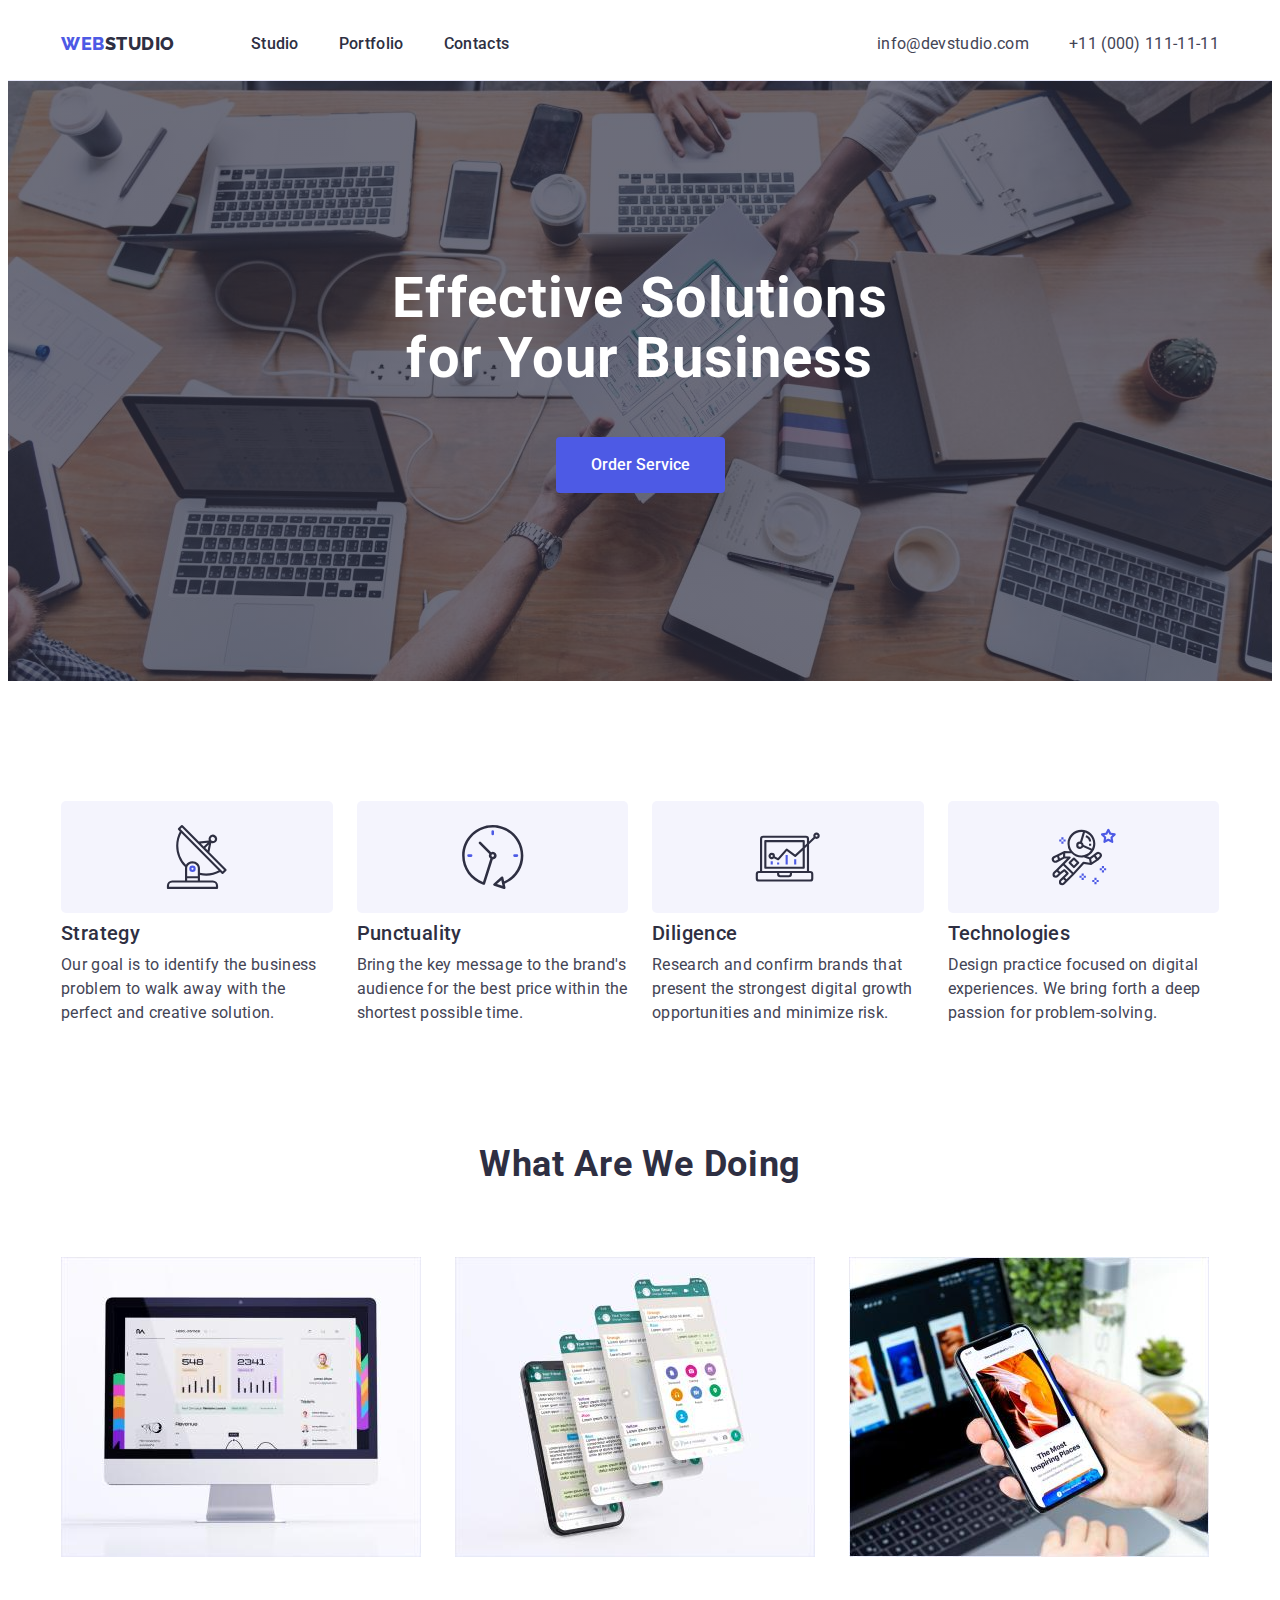
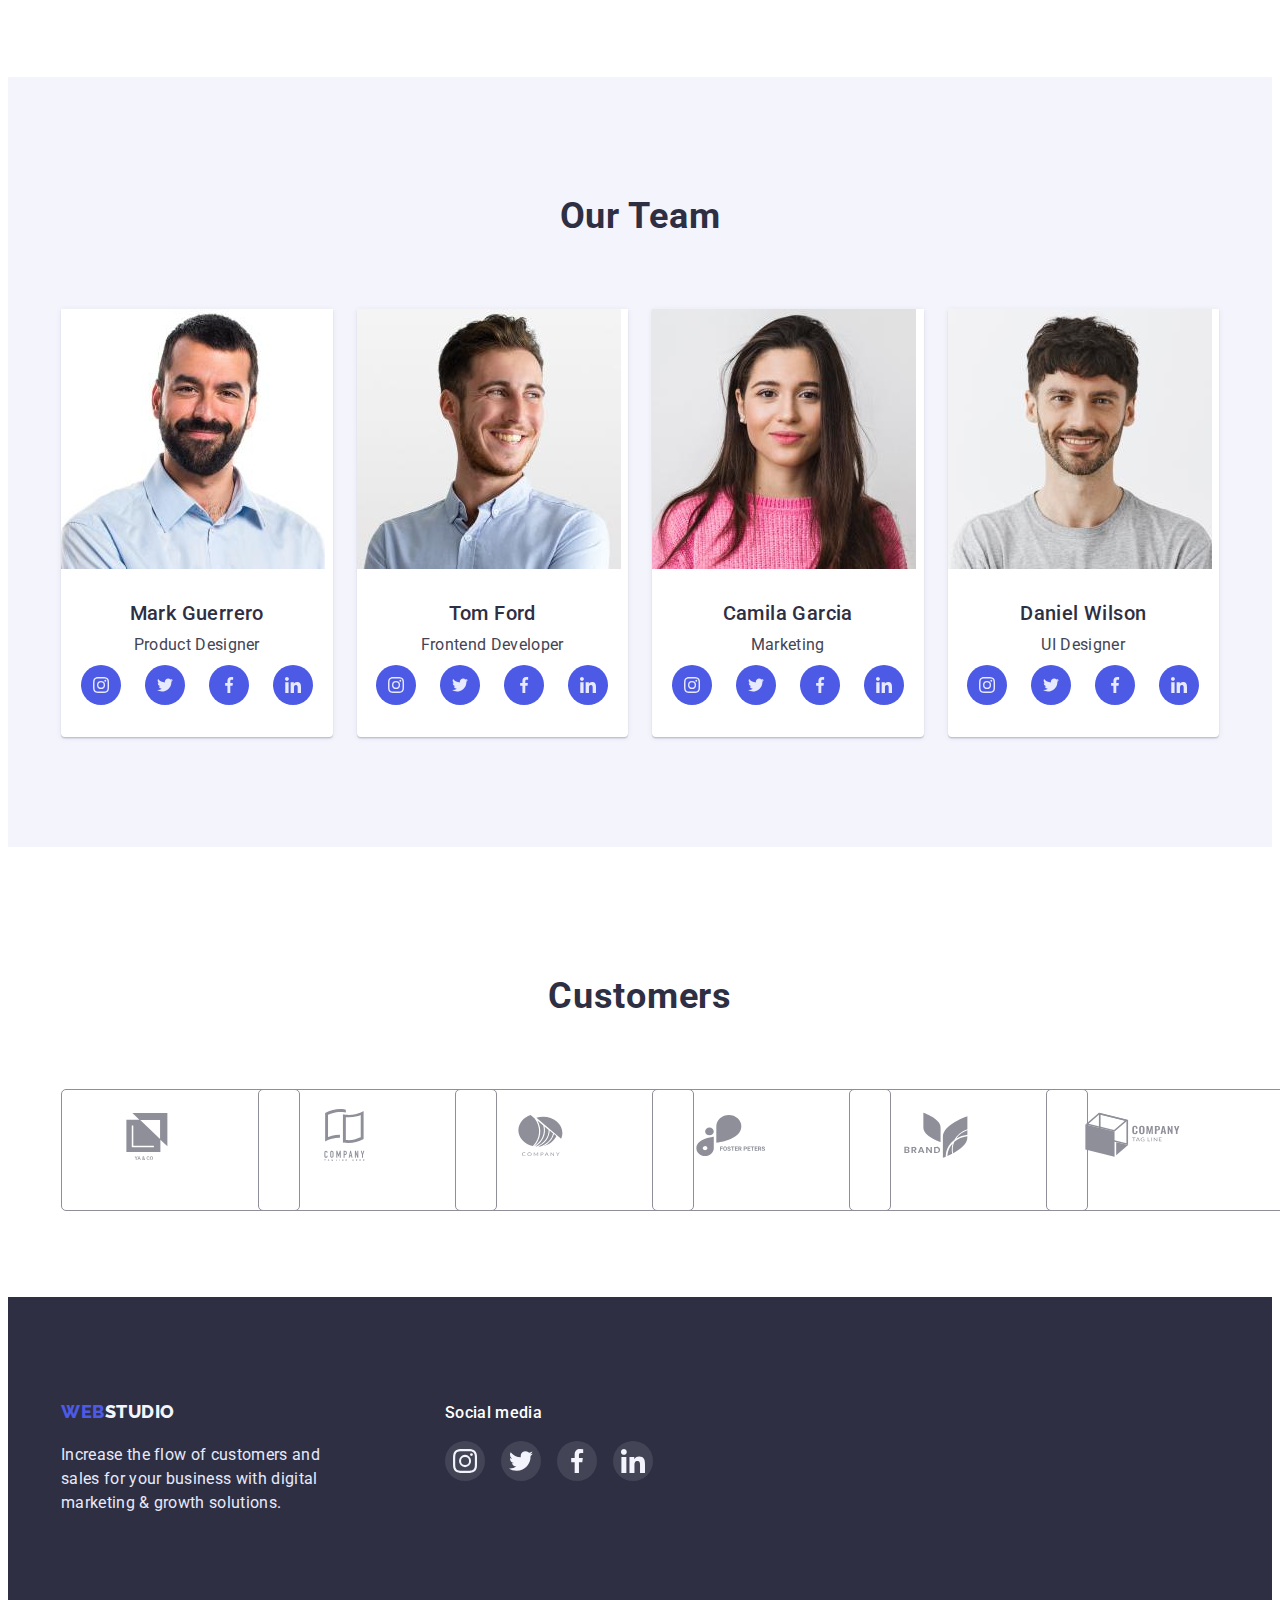
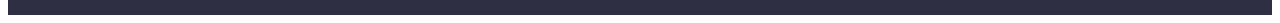
<file: index.html>
<!DOCTYPE html>
<html lang="en">
  <head>
    <meta charset="UTF-8" />
    <meta http-equiv="X-UA-Compatible" content="IE=edge" />
    <meta name="viewport" content="width=device-width, initial-scale=1.0" />
    <title>Webstudio</title>
    <link href="https://fonts.googleapis.com/css2?family=Raleway:wght@800&family=Roboto:wght@400;500;700;900&display=swap" 
    rel="stylesheet"/>
    <link rel="stylesheet" href="https://cdnjs.cloudflare.com/ajax/libs/modern-normalize/1.1.0/modern-normalize.min.css" 
    integrity="sha512-wpPYUAdjBVSE4KJnH1VR1HeZfpl1ub8YT/NKx4PuQ5NmX2tKuGu6U/JRp5y+Y8XG2tV+wKQpNHVUX03MfMFn9Q==" 
    crossorigin="anonymous" 
    referrerpolicy="no-referrer" 
    />
    <link rel="stylesheet" href="./css/styles.css">
  </head>
  <body>
    <header class="page-header">
      <div class="container header-container">
        <nav class="wrap-header">
          <a href="./index.html" class="logo-header link"><span class="accent">Web</span>Studio</a>
          <ul class="site-nav wrap-header dots">
            <li><a href="./index.html" class="nav-link link">Studio</a></li>
            <li><a href="./portfolio.html" class="nav-link link">Portfolio</a></li>
            <li><a href="" class="nav-link link">Contacts</a></li>
          </ul>
        </nav>
        <address class="address">
          <ul class="wrap-adress dots">
              <li><a href="mailto:info@devstudio.com" class="contact-link link">info@devstudio.com</a></li>
              <li><a href="tel:+110001111111" class="contact-link link">+11 (000) 111-11-11</a></li>
          </ul>
        </address>
      </div>
    </header>
    <main>
      <section class="block">
        <div class="container block-text">
          <h1 class="block-title">Effective Solutions for Your Business</h1>
          <button type="button" class="button">Order Service</button>
        </div>
      </section>
      <section class="block-specifics">
        <div class="container">
          <h2 class="visually-hidden">specifics</h2>
            <ul class="wrap-specifics dots">
              <li class="specifics-card">
                <div class="specifics-visual">
                  <svg class="specifics-icon" width="644" height="64">
                    <use href="./images/icons.svg#icon-antenna"></use>
                  </svg>
                </div>
                <h3 class="title-specifics">Strategy</h3>
                <p class="text-specifics">
                    Our goal is to identify the business
                    problem to walk away with the perfect and creative solution. 
                </p>
              </li>
              <li class="specifics-card">
                <div class="specifics-visual">
                  <svg class="specifics-icon" width="644" height="64">
                    <use href="./images/icons.svg#icon-clock"></use>
                  </svg>
                </div>
                <h3 class="title-specifics">Punctuality</h3>
                <p class="text-specifics">
                    Bring the key message to the brand's audience for the best price within the shortest possible time.
                </p>
              </li>
              <li class="specifics-card">
                <div class="specifics-visual">
                  <svg class="specifics-icon" width="644" height="64">
                    <use href="./images/icons.svg#icon-diagram"></use>
                  </svg>
                </div>
                <h3 class="title-specifics">Diligence</h3>
                <p class="text-specifics">
                    Research and confirm brands that present the strongest digital growth opportunities and minimize risk.
                </p>
              </li>
              <li class="specifics-card">
                <div class="specifics-visual">
                  <svg class="specifics-icon" width="644" height="64">
                    <use href="./images/icons.svg#icon-astronaut"></use>
                  </svg>
                </div>
                <h3 class="title-specifics">Technologies</h3>
                <p class="text-specifics">
                    Design practice focused on digital experiences. We bring forth a deep passion for problem-solving.
                </p>
              </li>
            </ul>
        </div>
      </section>
      <section class="block-specifics photos">
        <div class="container">
          <h2 class="title-section">What are we doing</h2>
            <ul class="wrap-photos dots">
              <li class="item-photos">
                <img
                  src="./images/img1.jpg"
                  alt="Foto 1"
                  width="360"
                />
              </li>
              <li class="item-photos">
                <img
                  src="./images/img2.jpg"
                  alt="Foto 2"
                  width="360"
                />
              </li>
              <li class="item-photos">
                <img
                  src="./images/img3.jpg"
                  alt="Foto 3"
                  width="360"
                />
              </li>
            </ul>
        </div>
      </section>
      <section class="team">
        <div class="container">
          <h2 class="title-section">Our Team</h2>
            <ul class="wrap-team dots">
              <li class="team-card">
                <img
                  src="./images/imga.jpg"
                  alt="Foto Mark Guerrero"
                  width="264"
                />
                <div class="card-content">
                  <h3 class="title-team">Mark Guerrero</h3>
                  <p class="text-team">Product Designer</p>
                  <ul class="team-soc-list list dots">
                    <li class="team-soc-item">
                     <a class="team-soc-link link" href="">
                        <svg class="team-soc-icon" wigth="16" height="16">
                          <use href="./images/icons.svg#icon-instagramteam">
                          </use>
                        </svg>
                      </a>
                    </li>
                    <li class="team-soc-item">
                     <a class="team-soc-link link" href="">
                        <svg class="team-soc-icon" wigth="16" height="16">
                          <use href="./images/icons.svg#icon-twitterteam">
                          </use>
                        </svg>
                      </a>
                    </li>
                    <li class="team-soc-item">
                     <a class="team-soc-link link" href="">
                        <svg class="team-soc-icon" wigth="16" height="16">
                          <use href="./images/icons.svg#icon-facebookteam">
                          </use>
                        </svg>
                      </a>
                    </li>
                    <li class="team-soc-item">
                     <a class="team-soc-link link" href="">
                        <svg class="team-soc-icon" wigth="16" height="16">
                          <use href="./images/icons.svg#icon-linkedinteam">
                          </use>
                        </svg>
                      </a>
                    </li>
                  </ul>
                </div>
              </li>
              <li class="team-card">
                <img
                  src="./images/imgb.jpg"
                  alt="Foto Tom Ford"
                  width="264"
                />
                <div class="card-content">
                  <h3 class="title-team">Tom Ford</h3>
                  <p class="text-team">Frontend Developer</p>
                  <ul class="team-soc-list list dots">
                    <li class="team-soc-item">
                     <a class="team-soc-link link" href="">
                        <svg class="team-soc-icon" wigth="16" height="16">
                          <use href="./images/icons.svg#icon-instagramteam">
                          </use>
                        </svg>
                      </a>
                    </li>
                    <li class="team-soc-item">
                     <a class="team-soc-link link" href="">
                        <svg class="team-soc-icon" wigth="16" height="16">
                          <use href="./images/icons.svg#icon-twitterteam">
                          </use>
                        </svg>
                      </a>
                    </li>
                    <li class="team-soc-item">
                     <a class="team-soc-link link" href="">
                        <svg class="team-soc-icon" wigth="16" height="16">
                          <use href="./images/icons.svg#icon-facebookteam">
                          </use>
                        </svg>
                      </a>
                    </li>
                    <li class="team-soc-item">
                     <a class="team-soc-link link" href="">
                        <svg class="team-soc-icon" wigth="16" height="16">
                          <use href="./images/icons.svg#icon-linkedinteam">
                          </use>
                        </svg>
                      </a>
                    </li>
                  </ul>
                </div>
              </li>
              <li class="team-card">
                <img
                  src="./images/imgc.jpg"
                  alt="Foto Camila Garcia"
                  width="264"
                />
                <div class="card-content">
                  <h3 class="title-team">Camila Garcia</h3>
                  <p class="text-team">Marketing</p>
                  <ul class="team-soc-list list dots">
                    <li class="team-soc-item">
                     <a class="team-soc-link link" href="">
                        <svg class="team-soc-icon" wigth="16" height="16">
                          <use href="./images/icons.svg#icon-instagramteam">
                          </use>
                        </svg>
                      </a>
                    </li>
                    <li class="team-soc-item">
                     <a class="team-soc-link link" href="">
                        <svg class="team-soc-icon" wigth="16" height="16">
                          <use href="./images/icons.svg#icon-twitterteam">
                          </use>
                        </svg>
                      </a>
                    </li>
                    <li class="team-soc-item">
                     <a class="team-soc-link link" href="">
                        <svg class="team-soc-icon" wigth="16" height="16">
                          <use href="./images/icons.svg#icon-facebookteam">
                          </use>
                        </svg>
                      </a>
                    </li>
                    <li class="team-soc-item">
                     <a class="team-soc-link link" href="">
                        <svg class="team-soc-icon" wigth="16" height="16">
                          <use href="./images/icons.svg#icon-linkedinteam">
                          </use>
                        </svg>
                      </a>
                    </li>
                  </ul>
                </div>
              </li>
              <li class="team-card">
                <img
                  src="./images/imgd.jpg"
                  alt="Foto Daniel Wilson"
                  width="264"
                />
                <div class="card-content">
                  <h3 class="title-team">Daniel Wilson</h3>
                  <p class="text-team">UI Designer</p>
                  <ul class="team-soc-list list dots">
                    <li class="team-soc-item">
                     <a class="team-soc-link link" href="">
                        <svg class="team-soc-icon" wigth="16" height="16">
                          <use href="./images/icons.svg#icon-instagramteam">
                          </use>
                        </svg>
                      </a>
                    </li>
                    <li class="team-soc-item">
                     <a class="team-soc-link link" href="">
                        <svg class="team-soc-icon" wigth="16" height="16">
                          <use href="./images/icons.svg#icon-twitterteam">
                          </use>
                        </svg>
                      </a>
                    </li>
                    <li class="team-soc-item">
                     <a class="team-soc-link link" href="">
                        <svg class="team-soc-icon" wigth="16" height="16">
                          <use href="./images/icons.svg#icon-facebookteam">
                          </use>
                        </svg>
                      </a>
                    </li>
                    <li class="team-soc-item">
                     <a class="team-soc-link link" href="">
                        <svg class="team-soc-icon" wigth="16" height="16">
                          <use href="./images/icons.svg#icon-linkedinteam">
                          </use>
                        </svg>
                      </a>
                    </li>
                  </ul>
                </div>
              </li>
            </ul>
        </div>
      </section>
      <section class="customers">
        <div class="container">
          <h2 class="title-section">Customers</h2>
          <ul class="customers-list list dots">
            <li class="customers-item">
              <a class="customers-link link" href>
                <svg class="customers-icon" width="104" height="56">
                  <use href="./images/icons.svg#icon-logo"></use>
                </svg>
              </a>
            </li>
            <li class="customers-item">
              <a class="customers-link link" href>
                <svg class="customers-icon" width="104" height="56">
                  <use href="./images/icons.svg#icon-logo-1"></use>
                </svg>
              </a>
            </li>
            <li class="customers-item">
              <a class="customers-link link" href>
                <svg class="customers-icon" width="104" height="56">
                  <use href="./images/icons.svg#icon-logo-2"></use>
                </svg>
              </a>
            </li>
            <li class="customers-item">
              <a class="customers-link link" href>
                <svg class="customers-icon" width="104" height="56">
                  <use href="./images/icons.svg#icon-logo-3"></use>
                </svg>
              </a>
            </li>
            <li class="customers-item">
              <a class="customers-link link" href>
                <svg class="customers-icon" width="104" height="56">
                  <use href="./images/icons.svg#icon-logo-4"></use>
                </svg>
              </a>
            </li>
            <li class="customers-item">
              <a class="customers-link link" href>
                <svg class="customers-icon" width="104" height="56">
                  <use href="./images/icons.svg#icon-logo-5"></use>
                </svg>
              </a>
            </li>
          </ul>
        </div>
      </section>
    </main>
    <footer class="page-footer">
      <div class="container footer-container">
        <div class="footer-logo">
          <a href="./index.html" class="logo-footer link"><span class="accent">Web</span>Studio</a>
          <p class="text-footer">
            Increase the flow of customers and sales for your business with digital marketing & growth solutions.
          </p>
        </div>
          <div class="footer-soc-contacts">
          <p class="footer-soc-header">Social media</p>
          <ul class="footer-soc-list list dots">
            <li class="footer-soc-item">
              <a class="footer-soc-link link" href="">
                <svg class="footer-soc-icon" wigth="24" height="24">
                  <use href="./images/icons.svg#icon-instagramteam">
                  </use>
                </svg>
              </a>
            </li>
            <li class="footer-soc-item">
              <a class="footer-soc-link link" href="">
                <svg class="footer-soc-icon" wigth="24" height="24">
                  <use href="./images/icons.svg#icon-twitterteam">
                  </use>
                </svg>
              </a>
            </li>
            <li class="footer-soc-item">
              <a class="footer-soc-link link" href="">
                <svg class="footer-soc-icon" wigth="24" height="24">
                  <use href="./images/icons.svg#icon-facebookteam">
                  </use>
                </svg>
              </a>
            </li>
            <li class="footer-soc-item">
              <a class="footer-soc-link link" href="">
                <svg class="footer-soc-icon" wigth="24" height="24">
                  <use href="./images/icons.svg#icon-linkedinteam">
                  </use>
                </svg>
              </a>
            </li>
          </ul>
          </div>
      </div>
    </footer>
  </body>
</html>
</file>
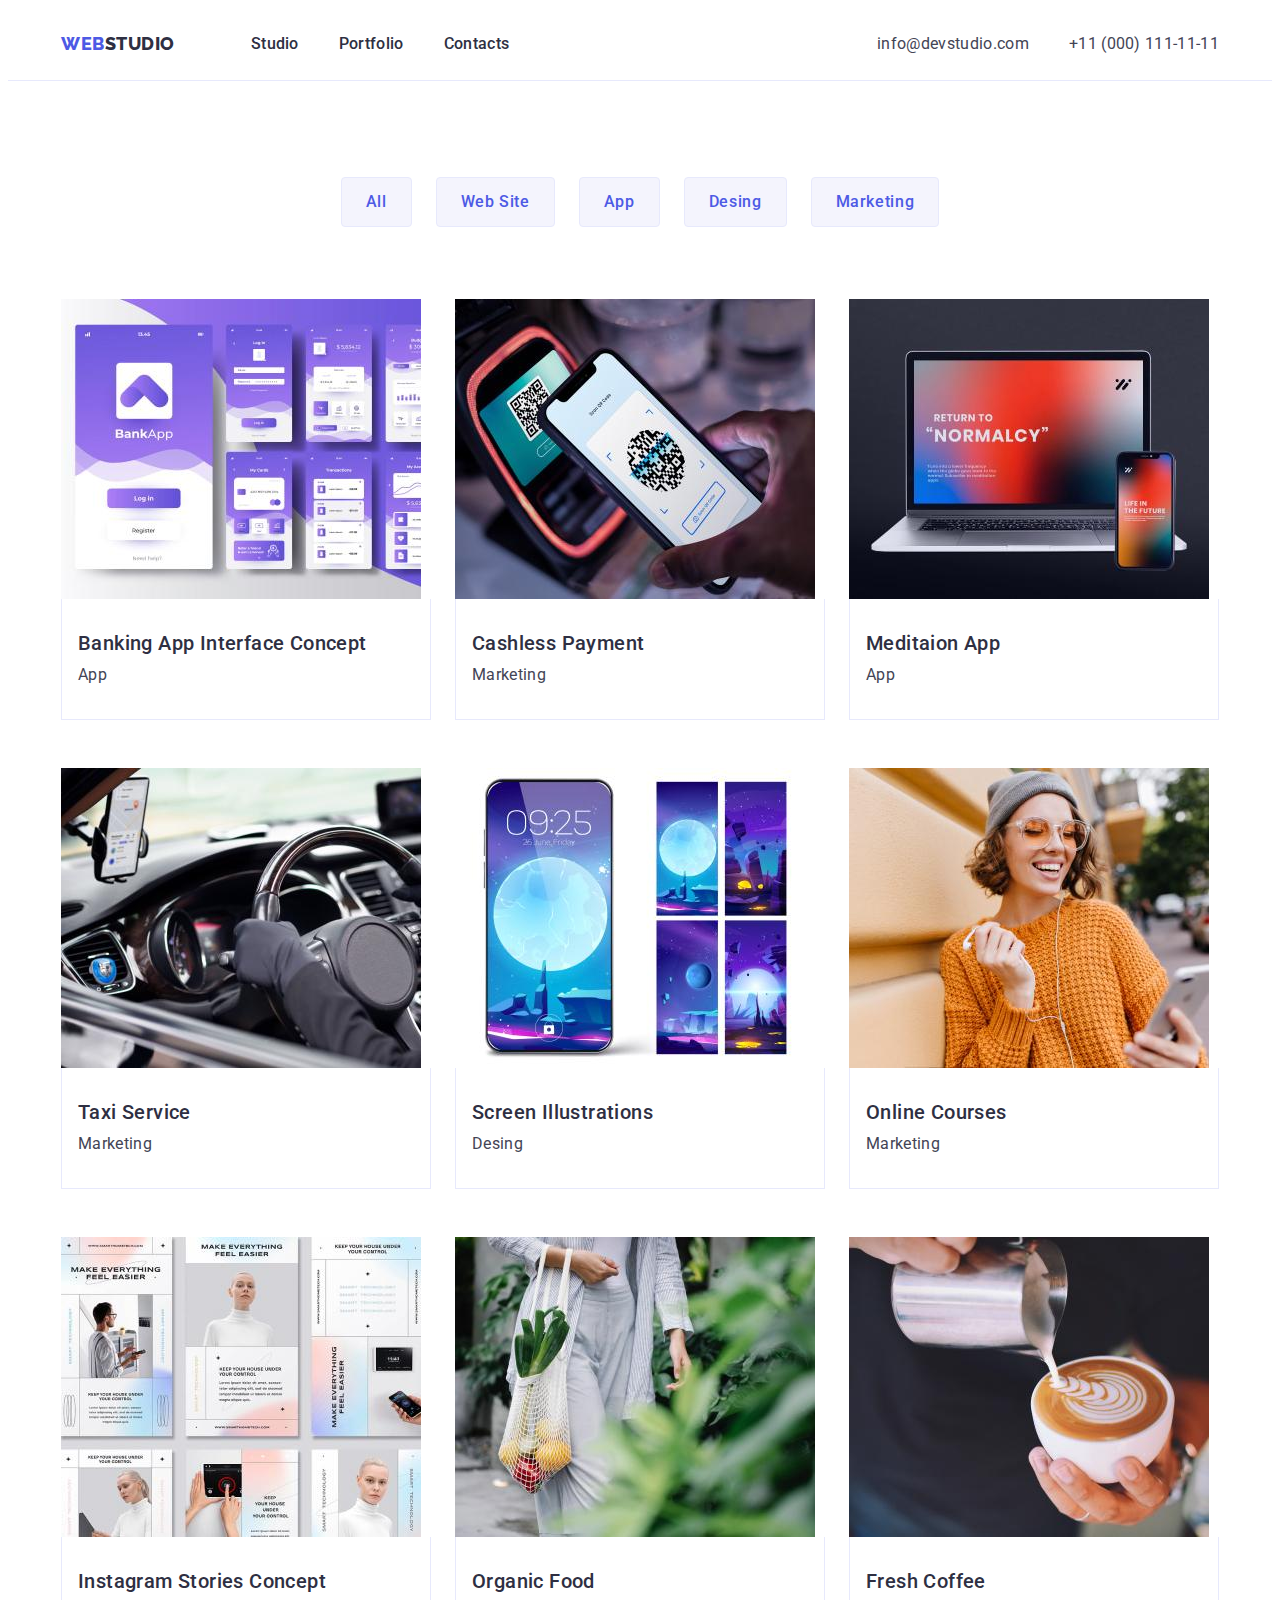
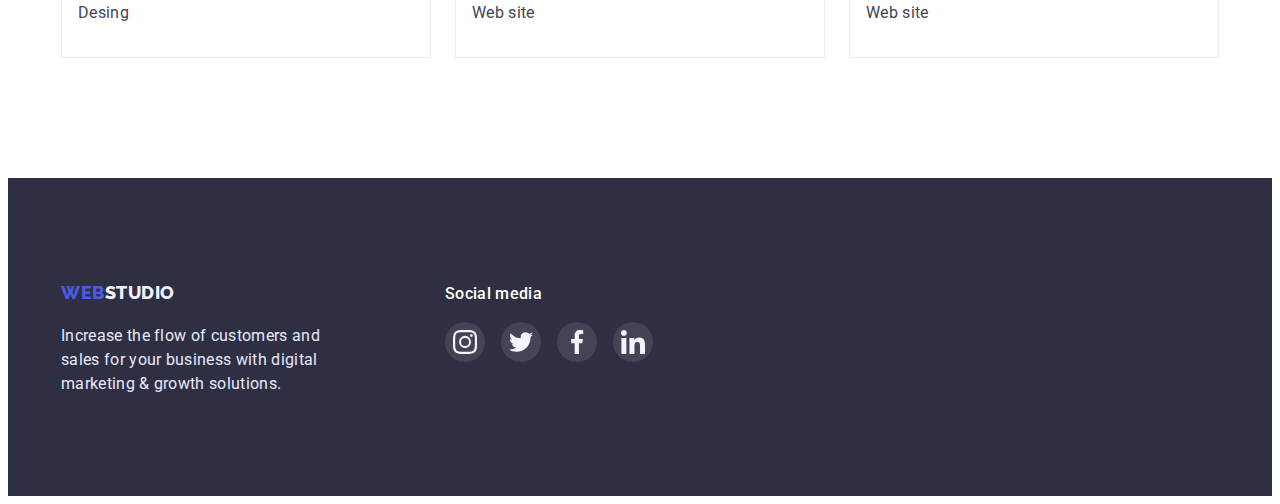
<file: portfolio.html>
<!DOCTYPE html>
<html lang="en">
  <head>
    <meta charset="UTF-8" />
    <meta http-equiv="X-UA-Compatible" content="IE=edge" />
    <meta name="viewport" content="width=device-width, initial-scale=1.0" />
    <title>Portfolio</title>
    <link href="https://fonts.googleapis.com/css2?family=Raleway:wght@800&family=Roboto:wght@400;500;700;900&display=swap" 
    rel="stylesheet">
    <link rel="stylesheet" href="https://cdnjs.cloudflare.com/ajax/libs/modern-normalize/1.1.0/modern-normalize.min.css" 
    integrity="sha512-wpPYUAdjBVSE4KJnH1VR1HeZfpl1ub8YT/NKx4PuQ5NmX2tKuGu6U/JRp5y+Y8XG2tV+wKQpNHVUX03MfMFn9Q==" 
    crossorigin="anonymous" 
    referrerpolicy="no-referrer" 
    />
    <link rel="stylesheet" href="./css/styles.css">
  </head>
  <body>
    <header class="page-header">
      <div class="container header-container">
        <nav class="wrap-header">
          <a href="./index.html" class="logo-header link"><span class="accent">Web</span>Studio</a>
          <ul class="site-nav wrap-header dots">
            <li><a href="./index.html" class="nav-link link">Studio</a></li>
            <li><a href="./portfolio.html" class="nav-link link">Portfolio</a></li>
            <li><a href="" class="nav-link link">Contacts</a></li>
          </ul>
        </nav>
        <address class="address">
          <ul class="wrap-adress dots">
              <li><a href="mailto:info@devstudio.com" class="contact-link link">info@devstudio.com</a></li>
              <li><a href="tel:+110001111111" class="contact-link link">+11 (000) 111-11-11</a></li>
          </ul>
        </address>
      </div>
    </header>
    <main>
      <section class="portfolio">
        <h1 class="visually-hidden">Filters</h1>
        <div class="container">
          <ul class="list-filters dots">
              <li><button type="button" class="filters">All</button></li>
              <li><button type="button" class="filters">Web Site</button></li>
              <li><button type="button" class="filters">App</button></li>
              <li><button type="button" class="filters">Desing</button></li>
              <li><button type="button" class="filters">Marketing</button></li>
          </ul>
          <h2 class="visually-hidden">Projects</h2>
          <ul class="projects dots">
            <li class="project-card">
              <a class="projects-card-link link">
                <img
                  src="./images/img(1).jpg"
                  alt="Banking App"
                  width="360"
                />
                <div class="project-content">
                  <h3 class="project-title">Banking App Interface Concept</h3>
                  <p class="project-type">App</p>
                </div>
                </a>
            </li>
            <li class="project-card">
              <a class="projects-card-link link">
                <img
                  src="./images/img(2).jpg"
                  alt="Cashless Payment"
                  width="360"
                />
                <div class="project-content">
                  <h3 class="project-title">Cashless Payment</h3>
                  <p class="project-type">Marketing</p>
                </div>
              </a>
            </li>
            <li class="project-card">
              <a class="projects-card-link link">
                <img
                  src="./images/img(3).jpg"
                  alt="Meditaion App"
                  width="360"
                />
                <div class="project-content">
                  <h3 class="project-title">Meditaion App</h3>
                  <p class="project-type">App</p>
                </div>
              </a>
            </li>
            <li class="project-card">
              <a class="projects-card-link link">
                <img
                  src="./images/img(4).jpg"
                  alt="Taxi Service"
                  width="360"
                />
                <div class="project-content">
                  <h3 class="project-title">Taxi Service</h3>
                  <p class="project-type">Marketing</p>
                </div>
              </a>
            </li>
            <li class="project-card">
              <a class="projects-card-link link">
                <img
                  src="./images/img(5).jpg"
                  alt="Screen Illustrations"
                  width="360"
                />
                <div class="project-content">
                  <h3 class="project-title">Screen Illustrations</h3>
                  <p class="project-type">Desing</p>
                </div>
              </a>
            </li>
            <li class="project-card">
              <a class="projects-card-link link">
                <img
                  src="./images/img(6).jpg"
                  alt="Online Courses"
                  width="360"
                />
                <div class="project-content">
                  <h3 class="project-title">Online Courses</h3>
                  <p class="project-type">Marketing</p>
                </div>
              </a>
            </li>
            <li class="project-card">
              <a class="projects-card-link link">
                <img
                  src="./images/img(7).jpg"
                  alt="Instagram Stories Concept"
                  width="360"
                />
                <div class="project-content">
                  <h3 class="project-title">Instagram Stories Concept</h3>
                  <p class="project-type">Desing</p>
                </div>
              </a>
            </li>
            <li class="project-card">
              <a class="projects-card-link link">
                <img
                src="./images/img(8).jpg"
                alt="Organic Food"
                width="360"
              />
              <div class="project-content">
                <h3 class="project-title">Organic Food</h3>
                <p class="project-type">Web site</p>
              </div>
              </a>
            </li>
            <li class="project-card">
              <a class="projects-card-link link">
                <img
                src="./images/img(9).jpg"
                alt="Fresh Coffee"
                width="360"
              />
              <div class="project-content">
                <h3 class="project-title">Fresh Coffee</h3>
                <p class="project-type">Web site</p>
              </div>
              </a>
            </li>
          </ul>
        </div>
      </section>
    </main>
    <footer class="page-footer">
      <div class="container footer-container">
        <div class="footer-logo">
          <a href="./index.html" class="logo-footer link"><span class="accent">Web</span>Studio</a>
          <p class="text-footer">
            Increase the flow of customers and sales for your business with digital marketing & growth solutions.
          </p>
        </div>
          <div class="footer-soc-contacts">
          <p class="footer-soc-header">Social media</p>
          <ul class="footer-soc-list list dots">
            <li class="footer-soc-item">
              <a class="footer-soc-link link" href="">
                <svg class="footer-soc-icon" wigth="24" height="24">
                  <use href="./images/icons.svg#icon-instagramteam">
                  </use>
                </svg>
              </a>
            </li>
            <li class="footer-soc-item">
              <a class="footer-soc-link link" href="">
                <svg class="footer-soc-icon" wigth="24" height="24">
                  <use href="./images/icons.svg#icon-twitterteam">
                  </use>
                </svg>
              </a>
            </li>
            <li class="footer-soc-item">
              <a class="footer-soc-link link" href="">
                <svg class="footer-soc-icon" wigth="24" height="24">
                  <use href="./images/icons.svg#icon-facebookteam">
                  </use>
                </svg>
              </a>
            </li>
            <li class="footer-soc-item">
              <a class="footer-soc-link link" href="">
                <svg class="footer-soc-icon" wigth="24" height="24">
                  <use href="./images/icons.svg#icon-linkedinteam">
                  </use>
                </svg>
              </a>
            </li>
          </ul>
          </div>
      </div>
    </footer>
  </body>
</html>
</file>
<file: css/styles.css>
/* --------------WEBSTUDIO-----------*/
:root {
    --main-navy: #2E2F42;
    --text-slate: #434455;
    --main-white: #ffffff;
    --logo-iris: #4D5AE5;
    --active-ocean: #404BBF;
    --back-cloud: #F4F4FD;
    --cornflower: #E7E9FC;
    --outline-color: red;
    --border-color: #8E8F99;
    --active-icons: #31D0AA;
    --footer-link-bg: rgba(255, 255, 255, 0.1);
    --hero-gradient: linear-gradient(rgba(46, 47, 66, 0.7), rgba(46, 47, 66, 0.7));

  }
html {
    box-sizing: border-box;
}

  /* обнулили автоматичні маржин і падінг*/
p,
h1,
h2,
h3,
h4,
h5,
h6 {
    margin: 0;
}
ul {
    margin: 0;
    padding-left: 0;
  }
img {
    display: block;
    max-width: 100%;
    height: auto;
}
.dots {
    list-style: none; 
}
.link {
    text-decoration: none;
}
.list {
    list-style: none;
}
body {
    color: var(--main-navy);
    background-color: var(--main-white);
    font-family: 'Roboto', sans-serif;
    font-weight: 400;
}
.container {
    max-width: 1158px;
    padding: 0 15px;
    margin: 0 auto;
    /*outline: 2px solid var(--outline-color);*/
}
.page-header {
    border-bottom: 1px solid var(--cornflower);
    padding-top: 24px;
    padding-bottom: 24px;
    
}
.header-container {
    display: flex;
    justify-content: space-between;
    align-items: center;
}
.wrap-header {
    display: flex;
    justify-content: space-between;
    align-items: center;
}
.logo-header {
    color: var(--main-navy);
    font-family: 'Raleway', sans-serif;
    font-weight: 800;
    font-size: 18px;
    line-height: 1.33;
    letter-spacing: 0.03em;
    text-transform: uppercase;
    margin-right: 76px;
    
}
.accent {
    color: var(--logo-iris);
}
.site-nav {
    color: var(--main-navy);
    background-color: var(--main-white);
    gap: 40px;
    
}
.nav-link {
    font-weight: 500;
    font-size: 16px;
    line-height: 1.5;
    letter-spacing: 0.02em;
    color: var(--main-navy);
   
    
}
.nav-link:hover {
    color: var(--active-ocean);
}
.nav-link:focus {
    text-decoration: underline;
    color: var(--active-ocean);
}
.address {
    color: var(--text-slate);
    background-color: var(--main-white);
    font-style: normal;
    
}
.wrap-adress {
    display: flex;
   
    align-items: center;
    gap: 40px;
}
.contact-link {
    color: var(--text-slate);
    font-weight: 400;
    font-size: 16px;
    line-height: 1.5;
    letter-spacing: 0.02em;
    margin-right: auto;
}
.contact-link:hover {
    color: var(--active-ocean);
}
.contact-link:focus {
    color: var(--active-ocean);
}
.block {
    background-color: var(--main-navy);
    background-image: var(--hero-gradient), url('../images/people-office.jpg');
    color: var(--main-white);
    text-align: center;
    padding-top: 188px;
    padding-bottom: 188px;
    background-position: center;
    background-repeat: no-repeat;
    background-size: cover;
    max-width: 1440px;
    margin: 0px auto;
}

.block-title {
    max-width: 496px;
    height: 120px;
    font-weight: 700;
    font-size: 56px;
    line-height: 1.07;
    letter-spacing: 0.02em;
    margin: auto;
    text-align: center; 
    
}
.button {
    width: 169px;
    height: 56px;
    color: var(--main-white);
    background-color: var(--logo-iris);
    font-family: inherit;
    font-weight: 500;
    font-size: 16px;
    line-height: 1.5;
    border-radius: 4px;
    cursor: pointer;
    margin-top: 48px;
    padding: 16px 32px;
    border: none;
    
}
.button:hover {
    color: var(--main-white);
    background-color: var(--active-ocean);
}
.button:focus {
    color: var(--main-white);
    background-color: var(--active-ocean);
}


/*---Add visually-hidden--*/
.visually-hidden {
    position: absolute;
    width: 1px;
    height: 1px;
    margin: -1px;
    border: 0;
    padding: 0;
    
    white-space: nowrap;
    clip-path: inset(100%);
    clip: rect(0 0 0 0);
    overflow: hidden;
}
/*----------Section 1-------------*/
.block-specifics {
    padding-top: 120px;
    padding-bottom: 120px;

}
.wrap-specifics {
    display: flex;  
    gap: 24px;

}
.specifics-card {
    width: calc((100% - 72px)/4);
    padding: 0px;
    
  
}
.title-specifics {
    font-weight: 500;
    font-size: 20px;
    line-height: 1.2;
    letter-spacing: 0.02em;
    margin-bottom: 8px;
    margin-top: 8px;
    
}
.text-specifics {
    font-size: 16px;
    line-height: 1.5;
    letter-spacing: 0.02em;
    color: var(--text-slate);
    
}
.specifics-visual {
    width: 100%;
    height: 112px;
    border-radius: 5px;
    display: flex;
    align-items: center;
    justify-content: center;
    background-color: var(--back-cloud);
    color: var(--main-navy);
}
.specifics-icon {
    fill: currentColor;
}
/*----------Section 2-------------*/
.photos {
    padding-top: 0;
}
.wrap-photos {
    display: flex;
    gap: 24px;
}
.item-photos {
    width: calc((100% - 48px)/3);

}
.title-section {
    font-weight: 700;
    font-size: 36px;
    line-height: 1.11;
    text-align: center;
    letter-spacing: 0.02em;
    text-transform: capitalize;
    margin-bottom: 72px;
}
/*----------Section3-------------*/
.team {
    background-color: var(--back-cloud);
    padding-top: 120px;
    padding-bottom: 110px;

}
.wrap-team {
    display: flex;
    gap: 24px;
}
.team-card {
    color: var(--main-navy);
    background-color: var(--main-white);
    width: calc((100% - 72px)/4);
    box-shadow: 0px 1px 6px rgba(46, 47, 66, 0.08), 0px 1px 1px rgba(46, 47, 66, 0.16), 0px 2px 1px rgba(46, 47, 66, 0.08);
    border-radius: 0px 0px 4px 4px;
}
.card-content {
    padding: 32px 16px;
   
}
.title-team {
    font-weight: 500;
    font-size: 20px;
    line-height: 1.2;
    letter-spacing: 0.02em;
    margin-bottom: 8px;
    text-align: center;
}

.text-team {
    font-size: 16px;
    line-height: 1.5;
    letter-spacing: 0.02em;
    color: var(--text-slate);
    text-align: center;
    margin-bottom: 8px;
    
}
/*-----------------------SVG Icons------------*/
.team-soc-list {
   
    display: flex;
    justify-content: center;
    align-items: center;
    gap: 24px;
    
}
.team-soc-item {
    height: 40px;
    width: 40px;
}
.team-soc-link {
    background: var(--logo-iris);
    color: var(--cornflower);
    width: 100%;
    height: 100%;
    border-radius: 50%;
    display: flex;
    justify-content: center;
    align-items: center;
    
}
.team-soc-icon {
    fill: currentColor;
}
.team-soc-link:is(:hover, :focus) {
    background: var(--active-ocean);
    color: var(--cornflower);
}
/*------------Section 4 Customers---------*/

.customers {
    padding-top: 130px;
    padding-bottom: 120px;
}
.customers-list {
    display: flex;
    justify-content: space-between;
    gap: 24px;
}
.customers-item {
    width: calc((100% - 120px)/6);
    height: 88px;
}
.customers-link {
    padding: 16px 32px;
    display: flex;
    color: var(--border-color);
    width: 100%;
    height: 100%;
    border: 1px solid var(--border-color);
    border-radius: 5px;
}
.customers-icon {
    fill: currentColor;
}

.customers-link:is(:hover, :focus) {
    border-color: var(--active-ocean);
    color: var(--active-ocean);
}


/*----------Footer-------------*/
.page-footer {
    background-color: var(--main-navy);
    color: var(--cornflower);
    padding-top: 100px;
    padding-bottom: 100px;
}
.footer-container {
    display: flex;
    align-items: baseline;
    gap: 120px;
}
.footer-logo {
    display: wrap;
}
.logo-footer {
    color: var(--back-cloud);
    font-family: 'Raleway', sans-serif;
    font-weight: 800;
    font-size: 18px;
    line-height: 1.67;
    letter-spacing: 0.03em;
    text-transform: uppercase;
    margin-bottom: 16px;
}
.text-footer {
    font-size: 16px;
    line-height: 1.5;
    letter-spacing: 0.02em;
    margin-top: 16px;
    width: 264px;
}
.footer-soc-contacts {
    display: block;
}
.footer-soc-header {
    color: var(--main-white);
    font-weight: 500;
    font-size: 16px;
    line-height: 1.5;
    letter-spacing: 0.02em;
    margin-bottom: 16px;
}
.footer-soc-list {
    display: flex;
    gap: 16px;
}
.footer-soc-item {
    width: 40px;
    height: 40px;

}
.footer-soc-link {
    background: var(--footer-link-bg);
    color: var(--back-cloud);
    width: 100%;
    height: 100%;
    border-radius: 50%;
    display: flex;
    justify-content: center;
    align-items: center;

}
.footer-soc-icon {
    fill: currentColor;
}
.footer-soc-link:is(:hover, :focus) {
    background: var(--active-icons);
    color: var(--back-cloud);
}


/*--------------------PoRTFOLIO-----------------*/
.portfolio {
    padding-top: 96px;
    padding-bottom: 120px;
}
.list-filters {
    margin-bottom: 72px;
    display: flex;
    justify-content: center;
    gap: 24px;
}  
.filters {
    font-family: inherit;
    font-weight: 500;
    font-size: 16px;
    line-height: 1.5;
    text-align: center;
    letter-spacing: 0.04em;
    color: var(--logo-iris);
    background-color: var(--back-cloud);
    cursor: pointer;
    border: 1px solid var(--cornflower);
    border-radius: 4px;
    padding: 12px 24px;

}
.filters:hover {
    color: var(--main-white);
    background-color: var(--active-ocean);
    border-color: transparent;
    box-shadow: 0px 3px 1px rgba(0, 0, 0, 0.1), 0px 2px 1px rgba(0, 0, 0, 0.08), 0px 2px 2px rgba(0, 0, 0, 0.12);
}
.filters:focus {
    color: var(--main-white);
    background-color: var(--active-ocean);
    border-color: transparent;
    box-shadow: 0px 3px 1px rgba(0, 0, 0, 0.1), 0px 2px 1px rgba(0, 0, 0, 0.08), 0px 2px 2px rgba(0, 0, 0, 0.12);
}
.projects {
    color: var(--main-navy);
    display: flex;
    flex-wrap: wrap;
    column-gap: 24px;
    row-gap: 48px;
}   
.projects-card-link {
    display: block;
    cursor: pointer;
}
.projects-card-link:is(:hover, :focus) {
    box-shadow: 0px 1px 6px rgba(46, 47, 66, 0.08), 0px 1px 1px rgba(46, 47, 66, 0.16), 0px 2px 1px rgba(46, 47, 66, 0.08);
}
.project-card {
    width: calc((100% - 48px)/3);
    background: var(--main-white);


}
.project-content {
    padding: 32px 16px;
    border-left: 1px solid var(--cornflower);
    border-right: 1px solid var(--cornflower);
    border-bottom: 1px solid var(--cornflower);
    
}
.project-title {
    font-weight: 500;
    font-size: 20px;
    line-height: 1.2;
    letter-spacing: 0.02em;
    margin-bottom: 8px;
    
    
}
.project-type {
    font-size: 16px;
    line-height: 1.5;
    letter-spacing: 0.02em;
    color: var(--text-slate);
}
</file>
